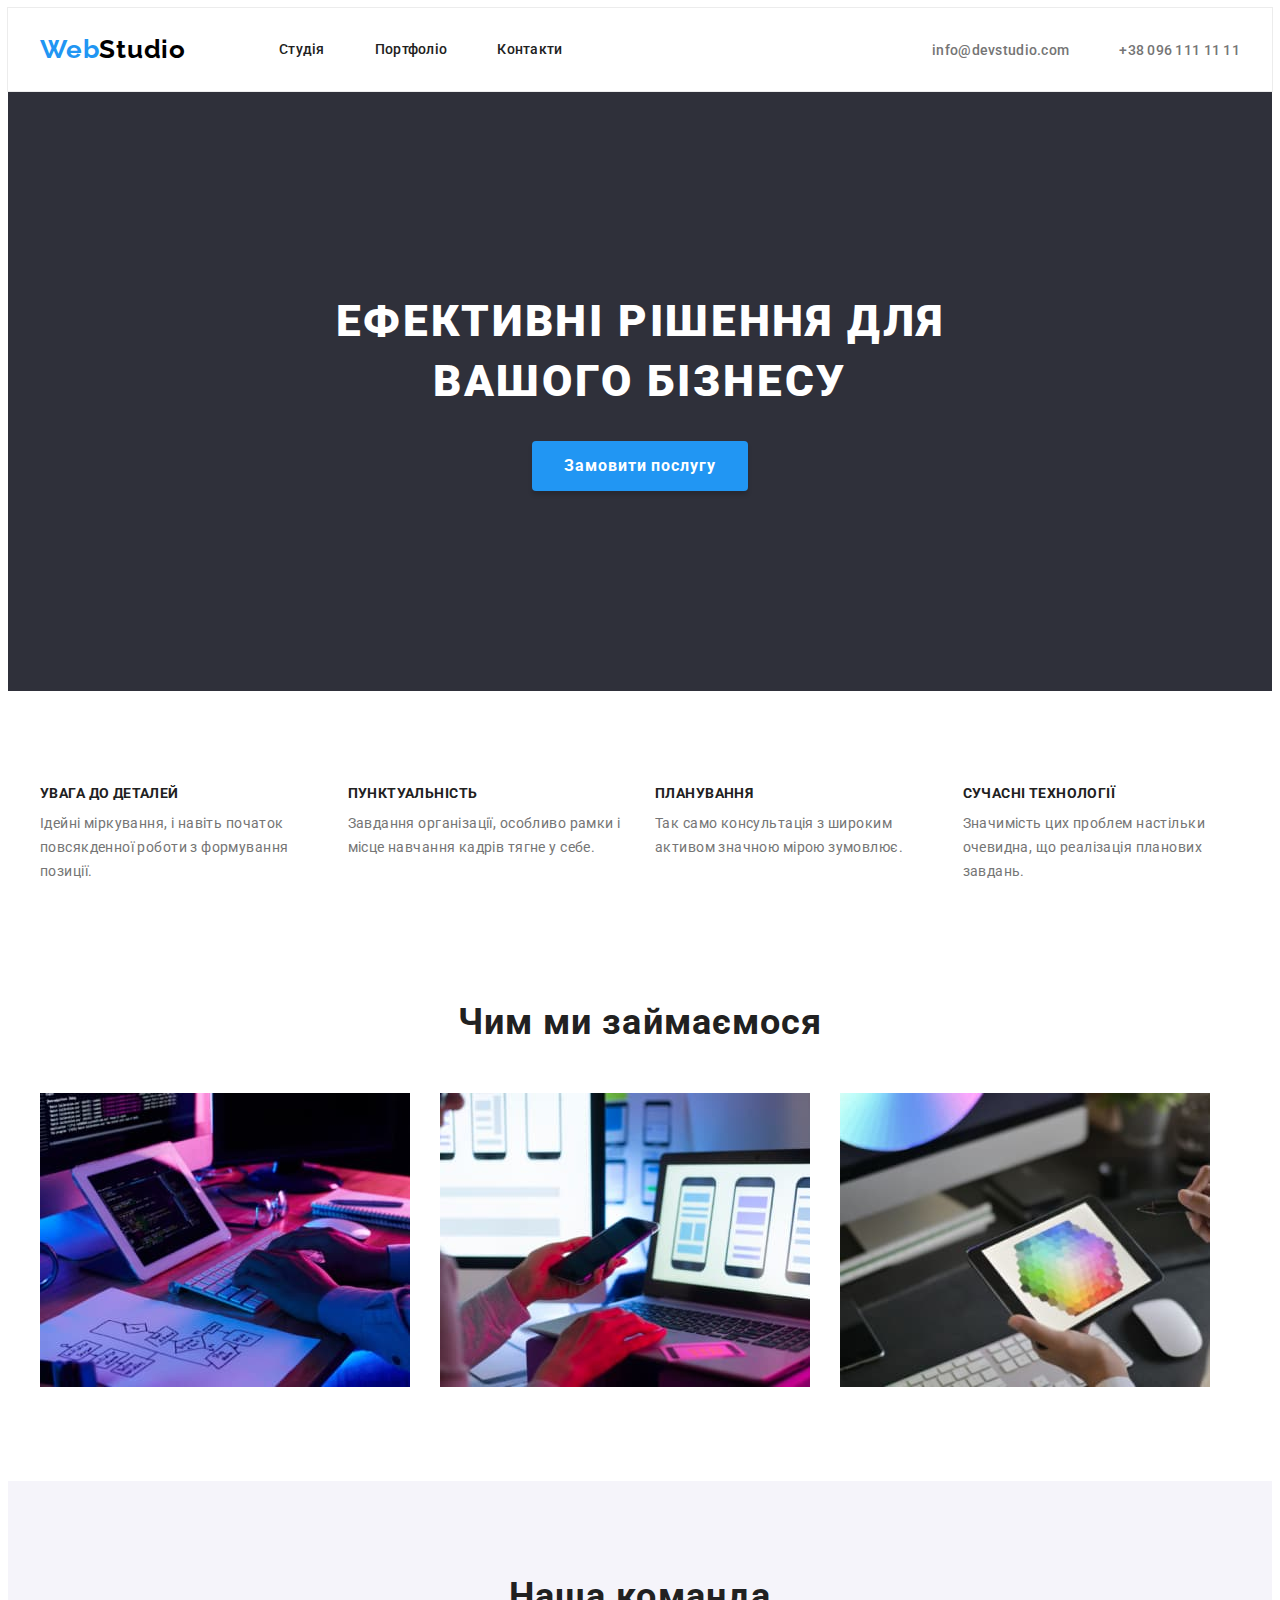
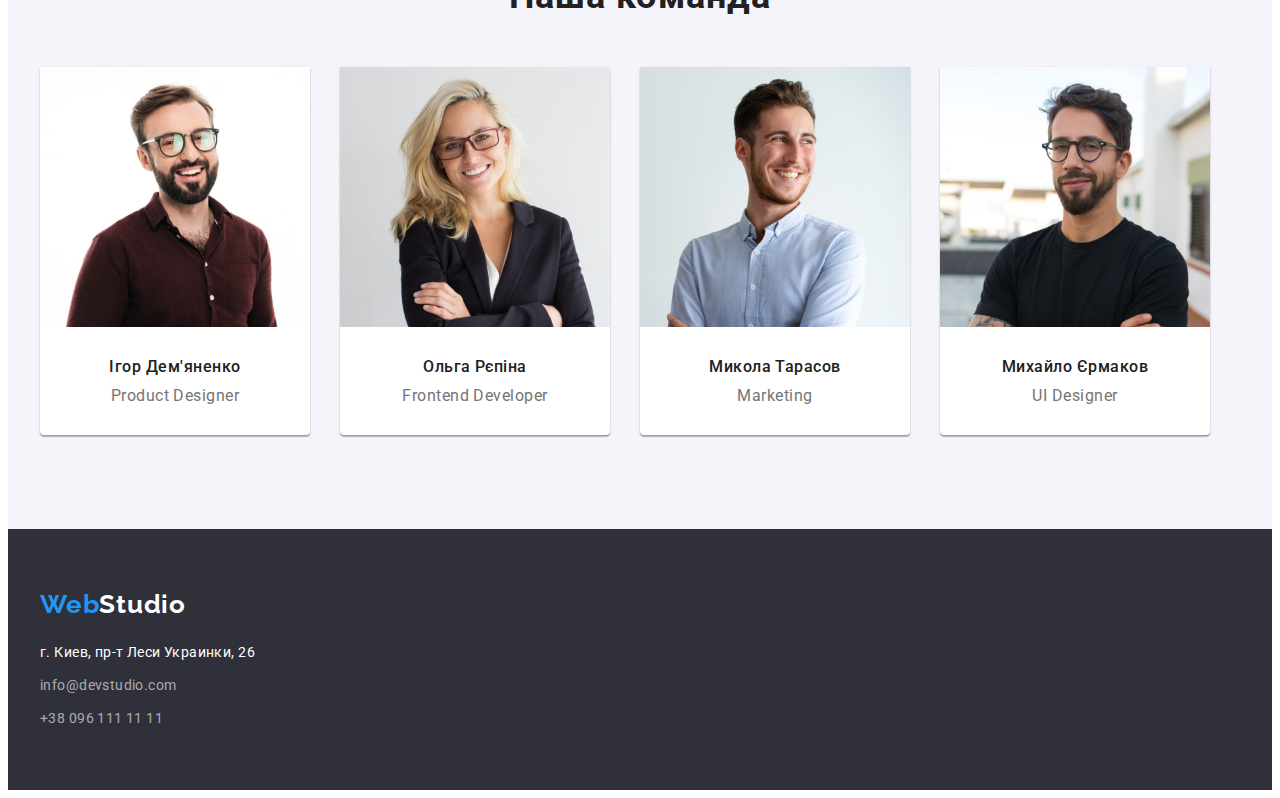
<file: index.html>
<!DOCTYPE html>
<html lang="UK">
  <head>
    <meta charset="UTF-8" />
    <meta http-equiv="X-UA-Compatible" content="IE=edge" />
    <meta name="viewport" content="width=device-width, initial-scale=1.0" />
    <title>HTML-CSS</title>
    <link
      rel="stylesheet"
      href="https://cdnjs.cloudflare.com/ajax/libs/modern-normalize/1.1.0/modern-normalize.min.css"
      integrity="sha512-wpPYUAdjBVSE4KJnH1VR1HeZfpl1ub8YT/NKx4PuQ5NmX2tKuGu6U/JRp5y+Y8XG2tV+wKQpNHVUX03MfMFn9Q=="
      crossorigin="anonymous"
      referrerpolicy="no-referrer"
    />
    <link rel="preconnect" href="https://fonts.googleapis.com" />
    <link rel="preconnect" href="https://fonts.gstatic.com" crossorigin />
    <link
      href="https://fonts.googleapis.com/css2?family=Raleway:wght@700&family=Roboto:wght@400;500;700;900&display=swap"
      rel="stylesheet"
    />
    <link rel="stylesheet" href="./css/styles.css" />
  </head>
  <body>
    
    <!-- Панель навигации -->
    <header class="header">
        <div class="container header-container">
          <nav class="header-nav">
            <a class="logo" href="./index.html"
              ><span class="first-part">Web</span
              ><span class="last-part">Studio</span></a
            >

            <ul class="header-nav-list">
              <li class="header-nav-item">
                <a class="header-nav-link link" href="./index.html">Студія</a>
              </li>
              <li class="header-nav-item">
                <a class="header-nav-link link" href="./portfolio.html"
                  >Портфоліо</a
                >
              </li>
              <li class="header-nav-item">
                <a class="header-nav-link link" href="/">Контакти</a>
              </li>
            </ul>
          </nav>

              <ul class="header-nav-contact">
                <li class="header-nav-item">
                  <a class="header-mail-link link" href="mailto:info@devstudio.com"
                    >info@devstudio.com</a
                  >
                </li class="header-nav-item">
                <li>
                  <a class="header-tel-link link" href="tel:+380961111111"
                    >+38 096 111 11 11</a
                  >
                </li>
              </ul> 
        </div>
      </header>

    <!-- Hero -->
    <main>
      <section class="section-hero">
        <div class="container">
              <h1 class="hero-title">Ефективні рішення для вашого бізнесу</h1>
              <button class="button-hero" type="button">Замовити послугу</button>
        </div>
        </section>


      <!-- Особливості -->
      <section class="section-soft-skills">
        <div class="container">
              <h2 class="visually-hidden">Особливості</h2>
              <ul class="contant-section">
                <li class="soft-skills-list">
                  <h3 class="peculiarities-title">увага до деталей</h3>
                  <p class="peculiarities-text">
                    Ідейні міркування, і навіть початок повсякденної роботи з
                    формування позиції.
                  </p>
                </li>
                <li class="soft-skills-list">
                  <h3 class="peculiarities-title">пунктуальність</h3>
                  <p class="peculiarities-text">
                    Завдання організації, особливо рамки і місце навчання кадрів тягне
                    у себе.
                  </p>
                </li>
                <li class="soft-skills-list">
                  <h3 class="peculiarities-title">планування</h3>
                  <p class="peculiarities-text">
                    Так само консультація з широким активом значною мірою зумовлює.
                  </p>
                </li>
                <li class="soft-skills-list">
                  <h3 class="peculiarities-title">сучасні технології</h3>
                  <p class="peculiarities-text">
                    Значимість цих проблем настільки очевидна, що реалізація планових
                    завдань.
                  </p>
                </li>
              </ul>
          </div>
      </section>
      <!-- Описание работы -->
      <section class="section-work">
        <div class="container">
          <h2 class="section-title">Чим ми займаємося</h2>
            <ul class="section-title-list">
              <li>
                <img
                  src="./images/box1.jpg"
                  width="370"
                  height="295"
                  alt="Делает разметку"
                />
              </li>
              <li>
                <img
                  src="./images/box2.jpg"
                  width="370"
                  height="295"
                  alt="Оптимизирует мобильную версию"
                />
              </li>
              <li>
                <img
                  src="./images/box3.jpg"
                  width="370"
                  height="295"
                  alt="Делает цветокоррекцию"
                />
              </li>
            </ul>
        </div>
      </section>

      <!-- Наша команда -->
      <section class="section-tem">
        <div class="container">
          <h2 class="section-title-tem">Наша команда</h2>

          <ul class="section-list">
            <li class="team-item">
              <img
                src="./images/people1.jpg"
                width="270"
                height="260"
                alt="Ігор Дем'яненко"
              />
              <div class="section-team-list">
                <h3 class="about-team">Ігор Дем'яненко</h3>
                <p class="about-position">Product Designer</p>
              </div>

            </li>
            <li class="team-item">
              <img
                src="./images/people2.jpg"
                width="270"
                height="260"
                alt="Ольга Рєпіна"
              />
              <div class="section-team-list">
                <h3 class="about-team">Ольга Рєпіна</h3>
                <p class="about-position">Frontend Developer</p>
              </div>
              
            </li>
            <li class="team-item">
              <img
                src="./images/people3.jpg"
                width="270"
                height="260"
                alt="Микола Тарасов"
              />
              <div class="section-team-list">
                <h3 class="about-team">Микола Тарасов</h3>
                <p class="about-position">Marketing</p>
              </div>

            </li>
            <li class="team-item">
              <img
                src="./images/people4.jpg"
                width="270"
                height="260"
                alt="Михайло Єрмаков"
              />
              <div class="section-team-list">
                <h3 class="about-team">Михайло Єрмаков</h3>
                <p class="about-position">UI Designer</p>
              </div>
              
            </li>
          </ul>
       </div>
      </section>
    </main>

    <!-- Контакты -->
    <footer class="footer-list">
      <div class="container">
        <div class="logo-footer">
          <a class="logo-footer" href="./index.html"
            ><span class="first-part">Web</span
            ><span class="last-part-footer">Studio</span></a
          >
      </div>
        <address>
          <ul>
            <li class="contact-footer">
              <a
                class="address"
                href="https://goo.gl/maps/CPtrU1FHBa2aNyZL9"
                target="_blank"
                rel="noopener noreferrer nofollow"
                >г. Киев, пр-т Леси Украинки, 26</a
              >
            </li>
            <li class="contact-footer">
              <a class="contact" href="mailto:info@devstudio.com"
                >info@devstudio.com</a
              >
            </li>
            <li class="contact-footer">
              <a class="contact" href="tel:+380961111111">+38 096 111 11 11</a>
            </li>
          </ul>
        </address>
      </div>
    </footer>
  </body>
</html>
</file>
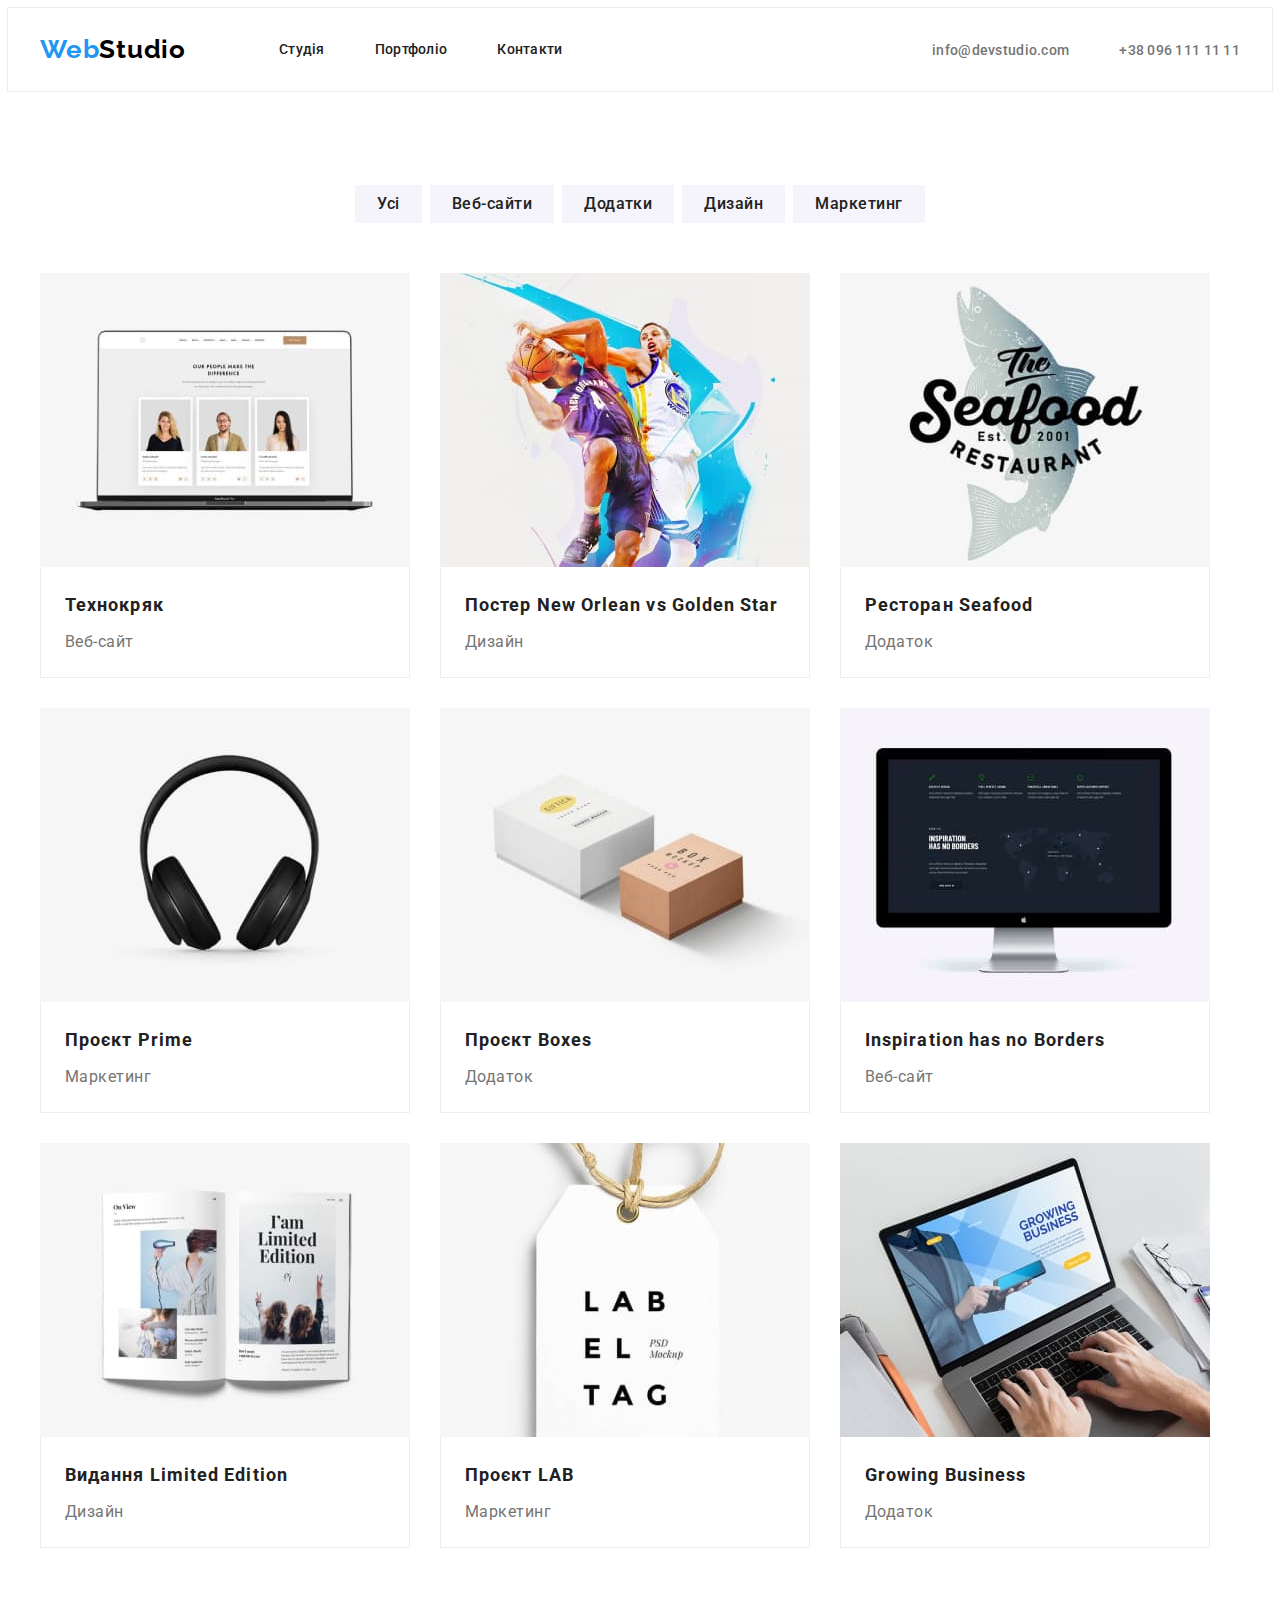
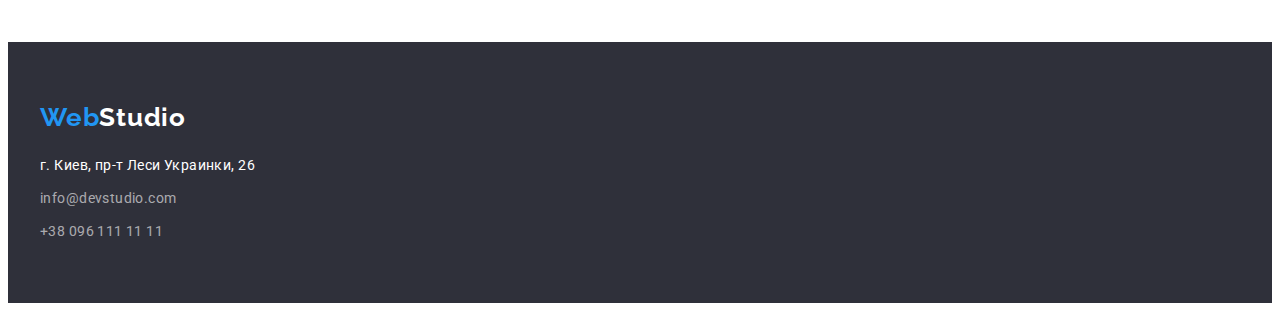
<file: portfolio.html>
<!DOCTYPE html>
<html lang="UK">
  <head>
    <meta charset="UTF-8" />
    <meta http-equiv="X-UA-Compatible" content="IE=edge" />
    <meta name="viewport" content="width=device-width, initial-scale=1.0" />
    <title>HTML-CSS</title>
    <link
      rel="stylesheet"
      href="https://cdnjs.cloudflare.com/ajax/libs/modern-normalize/1.1.0/modern-normalize.min.css"
      integrity="sha512-wpPYUAdjBVSE4KJnH1VR1HeZfpl1ub8YT/NKx4PuQ5NmX2tKuGu6U/JRp5y+Y8XG2tV+wKQpNHVUX03MfMFn9Q=="
      crossorigin="anonymous"
      referrerpolicy="no-referrer"
    />
    <link rel="preconnect" href="https://fonts.googleapis.com" />
    <link rel="preconnect" href="https://fonts.gstatic.com" crossorigin />
    <link
      href="https://fonts.googleapis.com/css2?family=Raleway:wght@700&family=Roboto:wght@400;500;700;900&display=swap"
      rel="stylesheet"
    />
    <link rel="stylesheet" href="./css/styles.css" />
  </head>
  <body>

    <!-- Панель навигации -->
    <header class="header">
      <div class="container header-container">
        <nav class="header-nav">
          <a class="logo" href="./index.html"
            ><span class="first-part">Web</span
            ><span class="last-part">Studio</span></a
          >

          <ul class="header-nav-list">
            <li class="header-nav-item">
              <a class="header-nav-link link" href="./index.html">Студія</a>
            </li>
            <li class="header-nav-item">
              <a class="header-nav-link link" href="./portfolio.html"
                >Портфоліо</a
              >
            </li>
            <li class="header-nav-item">
              <a class="header-nav-link link" href="/">Контакти</a>
            </li>
          </ul>
        </nav>

            <ul class="header-nav-contact">
              <li class="header-nav-item">
                <a class="header-mail-link link" href="mailto:info@devstudio.com"
                  >info@devstudio.com</a
                >
              </li class="header-nav-item">
              <li>
                <a class="header-tel-link link" href="tel:+380961111111"
                  >+38 096 111 11 11</a
                >
              </li>
            </ul>
      </div>
    </header>

    <main>

       <!-- Фильтр работ -->
      <section class="section-button">
        <div class="container">
            <h1 class="visually-hidden">Заголовок 1</h1>
            <ul class="button">
              <li><button class="botton-type" type="button">Усі</button></li>
              <li><button class="botton-type" type="button">Веб-сайти</button></li>
              <li><button class="botton-type" type="button">Додатки</button></li>
              <li><button class="botton-type" type="button">Дизайн</button></li>
              <li><button class="botton-type" type="button">Маркетинг</button></li>
            </ul>

          <!-- Портфолио -->
            <ul class="feature-list">
              <li class="item">
                <img
                  src="./images/Portfolio/img1.jpg"
                  width="370"
                  height="294"
                  alt="Технокряк"
                />
                <div class="feature-text">
                  <h2 class="portfolio-title">Технокряк</h2>
                  <p class="portfolio-text">Веб-сайт</p>
              </div>
              </li>
              <li class="item">
                <img
                  src="./images/Portfolio/img2.jpg"
                  width="370"
                  height="294"
                  alt="Постер New Orlean vs Golden Star"
                />
                <div class="feature-text">
                  <h2 class="portfolio-title">Постер New Orlean vs Golden Star</h2>
                  <p class="portfolio-text">Дизайн</p>
                </div>
                
              </li>
              <li class="item">
                <img
                  src="./images/Portfolio/img3.jpg"
                  width="370"
                  height="294"
                  alt="Ресторан Seafood"
                />
                <div class="feature-text">
                  <h2 class="portfolio-title">Ресторан Seafood</h2>
                  <p class="portfolio-text">Додаток</p>
                </div>

              </li>
              <li class="item">
                <img
                  src="./images/Portfolio/img4.jpg"
                  width="370"
                  height="294"
                  alt="Проєкт Prime"
                />
                <div class="feature-text">
                  <h2 class="portfolio-title">Проєкт Prime</h2>
                  <p class="portfolio-text">Маркетинг</p>
                </div>

              </li>
              <li class="item">
                <img
                  src="./images/Portfolio/img5.jpg"
                  width="370"
                  height="294"
                  alt=""
                />
                <div class="feature-text">
                  <h2 class="portfolio-title">Проєкт Boxes</h2>
                  <p class="portfolio-text">Додаток</p>
                </div>

              </li>
              <li class="item">
                <img
                  src="./images/Portfolio/img6.jpg"
                  width="370"
                  height="294"
                  alt="Inspiration has no Borders"
                />
                <div class="feature-text">
                  <h2 class="portfolio-title">Inspiration has no Borders</h2>
                  <p class="portfolio-text">Веб-сайт</p>
                </div>

              </li>
              <li class="item">
                <img
                  src="./images/Portfolio/img7.jpg"
                  width="370"
                  height="294"
                  alt="Видання Limited Edition"
                />
                <div class="feature-text">
                  <h2 class="portfolio-title">Видання Limited Edition</h2>
                  <p class="portfolio-text">Дизайн</p>
                </div>

              </li>
              <li class="item">
                <img
                  src="./images/Portfolio/img8.jpg"
                  width="370"
                  height="294"
                  alt="Проєкт LAB"
                />
                <div class="feature-text">
                  <h2 class="portfolio-title">Проєкт LAB</h2>
                  <p class="portfolio-text">Маркетинг</p>
                </div>

              </li>
              <li class="item">
                <img
                  src="./images/Portfolio/img9.jpg"
                  width="370"
                  height="294"
                  alt="Growing Business"
                />
                <div class="feature-text">
                  <h2 class="portfolio-title">Growing Business</h2>
                  <p class="portfolio-text">Додаток</p>
                </div>
              </li>
            </ul>
        </div>
      </section>
    </main>

    <!-- Контакты -->
    <footer class="footer-list">
      <div class="container">
        <div class="logo-footer">
          <a class="logo-footer" href="./index.html"
            ><span class="first-part">Web</span
            ><span class="last-part-footer">Studio</span></a
          >
      </div>
        <address>
          <ul>
            <li class="contact-footer">
              <a
                class="address"
                href="https://goo.gl/maps/CPtrU1FHBa2aNyZL9"
                target="_blank"
                rel="noopener noreferrer nofollow"
                >г. Киев, пр-т Леси Украинки, 26</a
              >
            </li>
            <li class="contact-footer">
              <a class="contact" href="mailto:info@devstudio.com"
                >info@devstudio.com</a
              >
            </li>
            <li class="contact-footer">
              <a class="contact" href="tel:+380961111111">+38 096 111 11 11</a>
            </li>
          </ul>
        </address>
      </div>
    </footer>
  </body>
</html>
</file>
<file: css/styles.css>
:root {
    --main-color: #212121;
    --second-color: #757575;
    --change-color: #2196F3;
    --black-color: #000000;
    --White-color: #ffffff;
    --background-hero: #2F303A;
    --corol-button: #F5F4FA;
    --background-buttom: #188CE8;
}

h1,h2,h3,h4,h5,h6,p {
    margin: 0;
}

ul {
    padding: 0;
    margin: 0;
    list-style: none;
}

a {
    text-decoration: none;
}

img {
    display: block;
    max-width: 100%;
    height: auto;
}

button {
    cursor: pointer;
}

/* GENERAL STYLES */

body {
    font-family: 'Raleway', sans-serif;
    font-family: 'Roboto', sans-serif;
    background-color: var(--White-color);
}

.container {
    width: 1200px;
    margin: 0 auto;
    padding-left: 15px;
    padding-right: 15px;
}

.header {
    outline: 1px solid #ECECEC;
}

.header-container {
    align-items: center;
    display: flex;
}

.header-nav {
    display: flex;
}

.header-nav-list {
    display: flex;
}

.logo {
    margin-left: auto;
    margin-right: 93px;
    padding: 25px 0;

    font-family: 'Raleway';
    font-weight: 700;
    font-size: 26px;
    line-height: calc(31 / 26);
    letter-spacing: 0.03em;
}

.header-nav-item:not(:last-child) {
    margin-right: 50px;
}

.first-part {
    color: var(--change-color)
}

.last-part {
    color: var(--black-color)
}

.link:hover,
.link:focus {
    color: var(--change-color)
}

.header-nav-link {
    display: block;
    padding: 32px 0px;

    font-weight: 500;
    font-size: 14px;
    line-height: 16px;
    letter-spacing: 0.02em;
    color: var(--main-color);
}

.header-nav-contact{
    display: flex;
    padding: 32px 0;
    margin-left: auto;
}

.header-mail-link,
.header-tel-link {
    font-family: 'Roboto';
    font-style: normal;
    font-weight: 500;
    font-size: 14px;
    line-height: 16px;
    letter-spacing: 0.02em;
    color: var(--second-color);
}


/* Hero */

.section-hero {
    margin-top: 0;
    margin-bottom: 0;
    padding: 200px 0;

    background: var(--background-hero);
    text-align: center;
}

.hero-title {
    margin: 0 auto;
    margin-bottom: 30px;
    max-width: 696px;

    font-weight: 900;
    font-size: 44px;
    line-height: calc(60 / 44);
    text-align: center;
    letter-spacing: 0.06em;
    text-transform: uppercase;
    color: var(--White-color);

}

.button-hero {
    margin: auto;
    padding: 10px 32px;

    font-family: 'Roboto';
    font-style: normal;
    font-weight: 700;
    font-size: 16px;
    line-height: calc(30 / 16);
    display: flex;
    align-items: center;
    text-align: center;
    letter-spacing: 0.06em;
    color: var(--White-color);
    background: var(--change-color);
    box-shadow: 0px 4px 4px rgba(0, 0, 0, 0.15);
    border-radius: 4px;
    border: 0;
}

.button-hero:hover,
.button-hero:focus {
    color: var(--White-color);
    background: var(--background-buttom);
    box-shadow: 0px 4px 4px rgba(0, 0, 0, 0.15);
}


/* Описание работы */

.section-work {
 padding-bottom: 94px;
}

.section-title {
    margin-bottom: 50px;

    font-weight: 700;
    font-size: 36px;
    line-height: calc(42 / 36);
    letter-spacing: 0.03em;
    color: var(--main-color);
    text-align: center;
}

.section-title-list {
    display: flex;
    gap: 30px;
}

.visually-hidden {
    position: absolute;
    white-space: nowrap;
    width: 1px;
    height: 1px;
    overflow: hidden;
    border: 0;
    padding: 0;
    clip: rect(0 0 0 0);
    clip-path: inset(50%);
    margin: -1px;
}

/* Особливості */

.section-soft-skills {
    padding-top: 94px;
    padding-bottom: 118px;
}

.contant-section {
    display: flex;
    gap: 30px;
    
}

.soft-skills-list {
    flex-basis: calc((100% * 3) / 4);
}

.peculiarities-title {
    margin-bottom: 10px;

    font-weight: 700;
    font-size: 14px;
    line-height: calc(16 / 14);
    letter-spacing: 0.03em;
    text-transform: uppercase;
    color: var(--main-color)
}

.peculiarities-text {
    font-weight: 400;
    font-size: 14px;
    line-height: calc(24 / 14);
    letter-spacing: 0.03em;
    color: var(--second-color)
}

/* Наша команда */

.section-tem {
    padding-top: 94px;
    padding-bottom: 94px;

    background-color: var(--corol-button);
}

.section-title-tem {
    margin-bottom: 50px;
    
    font-weight: 700;
    font-size: 36px;
    line-height: calc(42 / 36);
    letter-spacing: 0.03em;
    color: var(--main-color);
    text-align: center;
}

.team-item {
    flex-basis: calc((100% - 30 * 3) / 4);
}

.section-list {
    display: flex;
    gap: 30px;
}

.section-list li {
    background-color: var(--White-color);
    background: #FFFFFF;
    box-shadow: 0px 1px 3px rgba(0, 0, 0, 0.12), 0px 1px 1px rgba(0, 0, 0, 0.14), 0px 2px 1px rgba(0, 0, 0, 0.2);
    border-radius: 0px 0px 4px 4px;
}

.about-team {
    margin-bottom: 10px;

    text-transform: capitalize;
    font-weight: 500;
    font-size: 16px;
    line-height: calc(19 / 16);
    letter-spacing: 0.03em;
    text-align: center;
    color: var(--main-color);
    white-space: nowrap;
}

.about-position {
    font-weight: 400;
    font-size: 16px;
    line-height: calc(19 / 16);
    letter-spacing: 0.03em;
    text-align: center;
    color: var(--second-color);

}

.section-team-list {
    padding-top: 30px;
    padding-bottom: 30px;
}

/* Фильтр работ */

.section-button {
    padding-top: 94px;
    padding-bottom: 94px;
}

.button {
    margin-bottom: 50px;
    justify-content: center;

    display: flex;
    color: var(--corol-button);
    background: transparent;
    gap: 8px;
    white-space: nowrap;
}

.botton-type {
    padding: 6px 22px;

    font-family: 'Roboto';
    font-style: normal;
    font-weight: 500;
    font-size: 16px;
    line-height: calc(26 / 16);
    text-align: center;
    letter-spacing: 0.03em;
    color: var(--main-color);
    background-color: var(--corol-button);
    border: 0;
}

.botton-type:hover,
.botton-type:focus {
    color: var(--White-color);
    background: var(--change-color)
}

/* Портфолио */

.feature-list {
    display: flex;
    flex-wrap: wrap;
    gap: 30px;
}

.feature-text {
    padding: 20px 24px;

    border: 1px solid #EEEEEE;
    border-top: none;
}

.portfolio-title {
    margin-bottom: 4px;

    font-weight: 700;
    font-size: 18px;
    line-height: calc(36 / 18);
    letter-spacing: 0.06em;
    color: var(--main-color);
}

.portfolio-text {
    font-weight: 400;
    font-size: 16px;
    line-height: calc(30 / 16);
    letter-spacing: 0.03em;
    color: var(--second-color);
}

/* Контакты */

.footer-list {
    padding-top: 60px;
    padding-bottom: 60px;

    background-color: var(--background-hero)
}

.logo-footer {
    margin-bottom: 20px;

    font-family: 'Raleway';
    font-weight: 700;
    font-size: 26px;
    line-height: calc(31 / 26);
    letter-spacing: 0.03em;
}

.last-part-footer {
    color: var(--White-color)
}

.address {
    font-family: 'Roboto';
    font-style: normal;
    font-weight: 400;
    font-size: 14px;
    line-height: 24px;
    letter-spacing: 0.03em;
    color: var(--White-color);
}

.contact-footer:not(:last-child) {
    margin-bottom: 9px;
}

.contact {
    font-family: 'Roboto';
    font-style: normal;
    font-weight: 400;
    font-size: 14px;
    line-height: 24px;
    letter-spacing: 0.03em;
    color: rgba(255, 255, 255, 0.6);
}

/* end_css */
</file>
